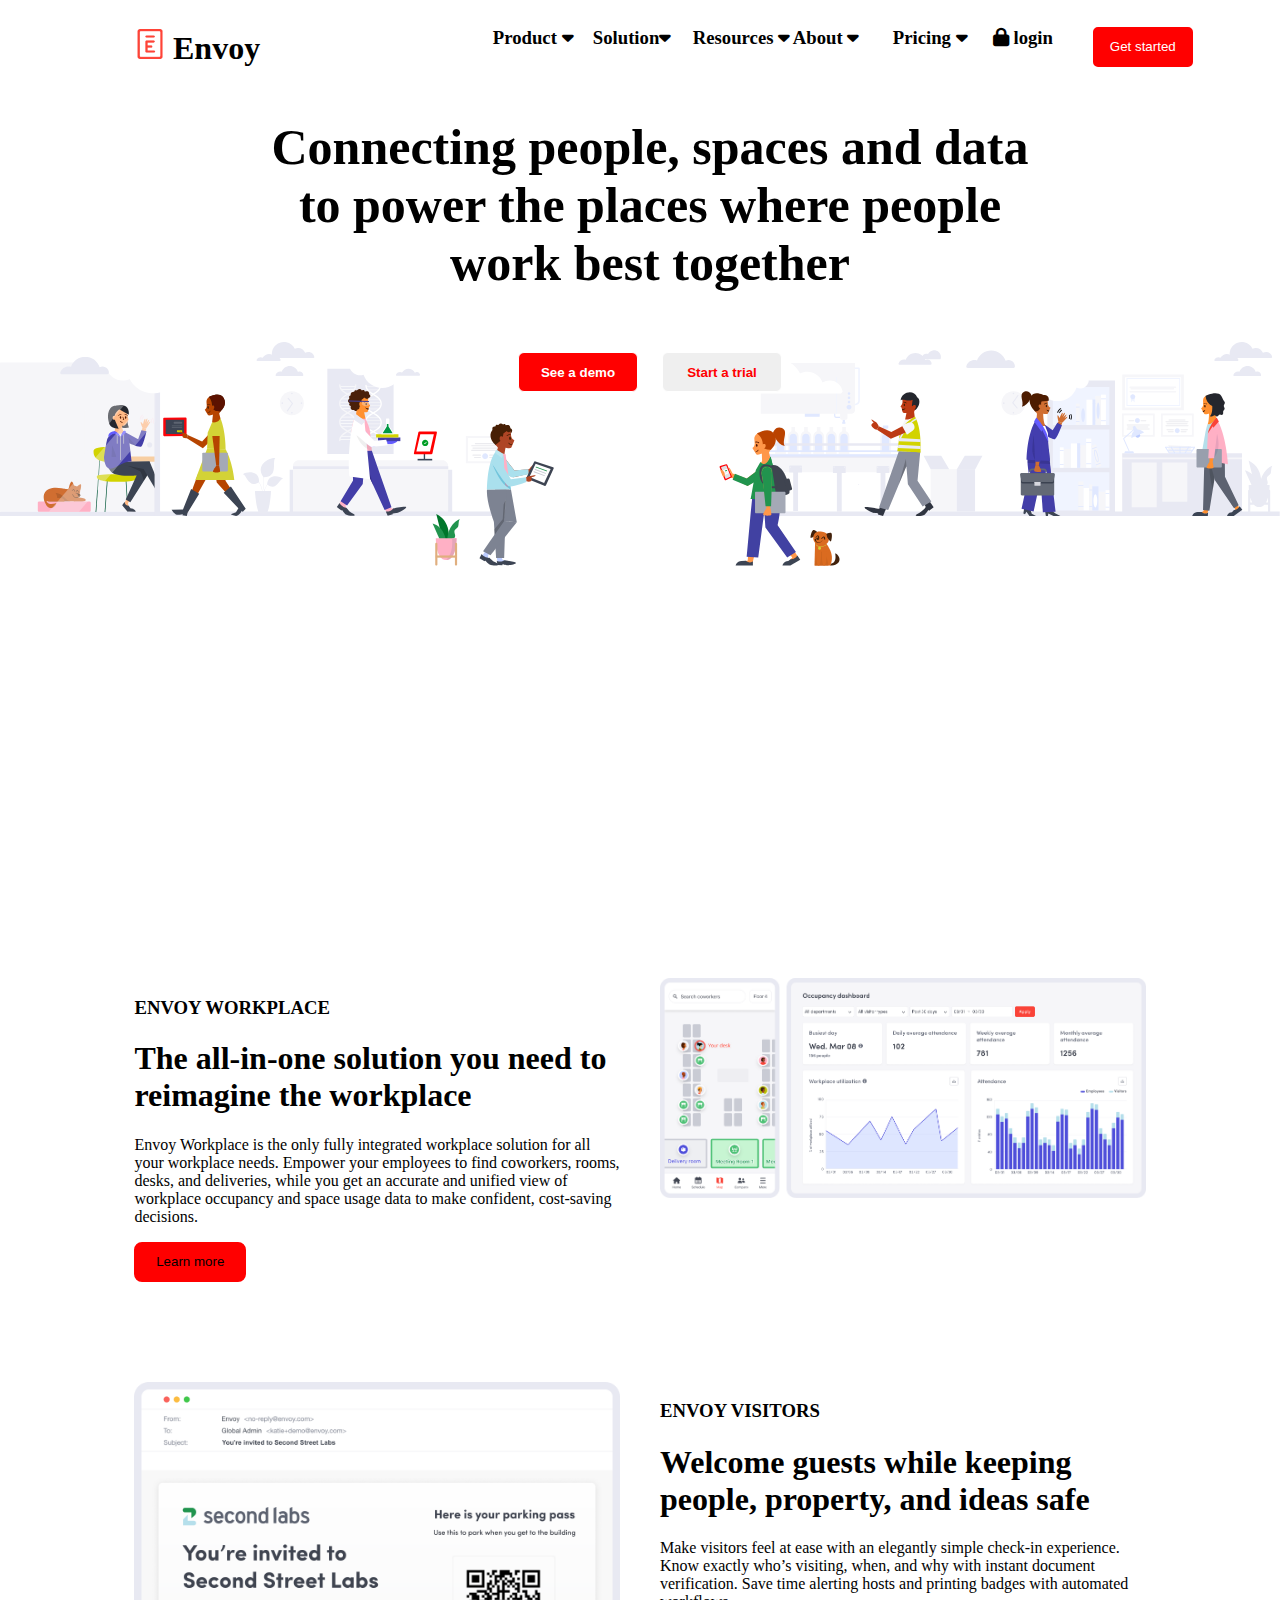
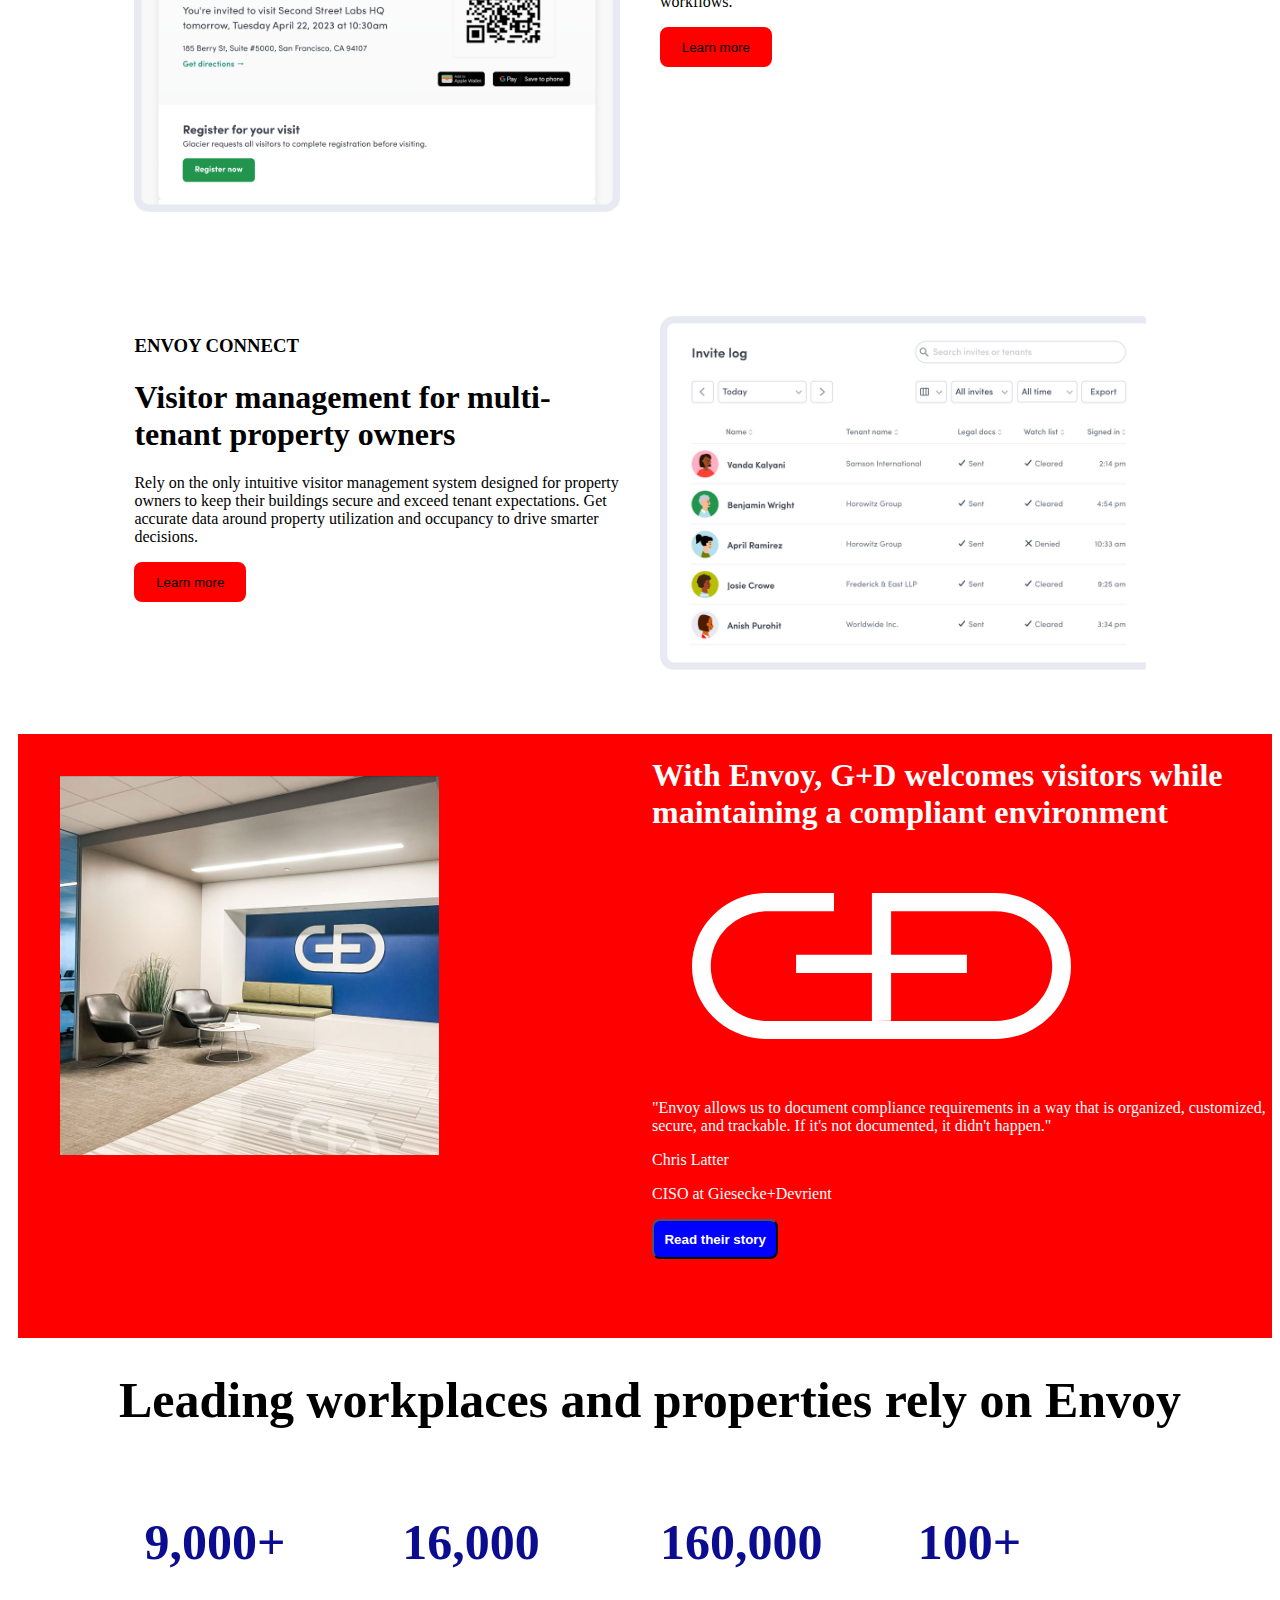
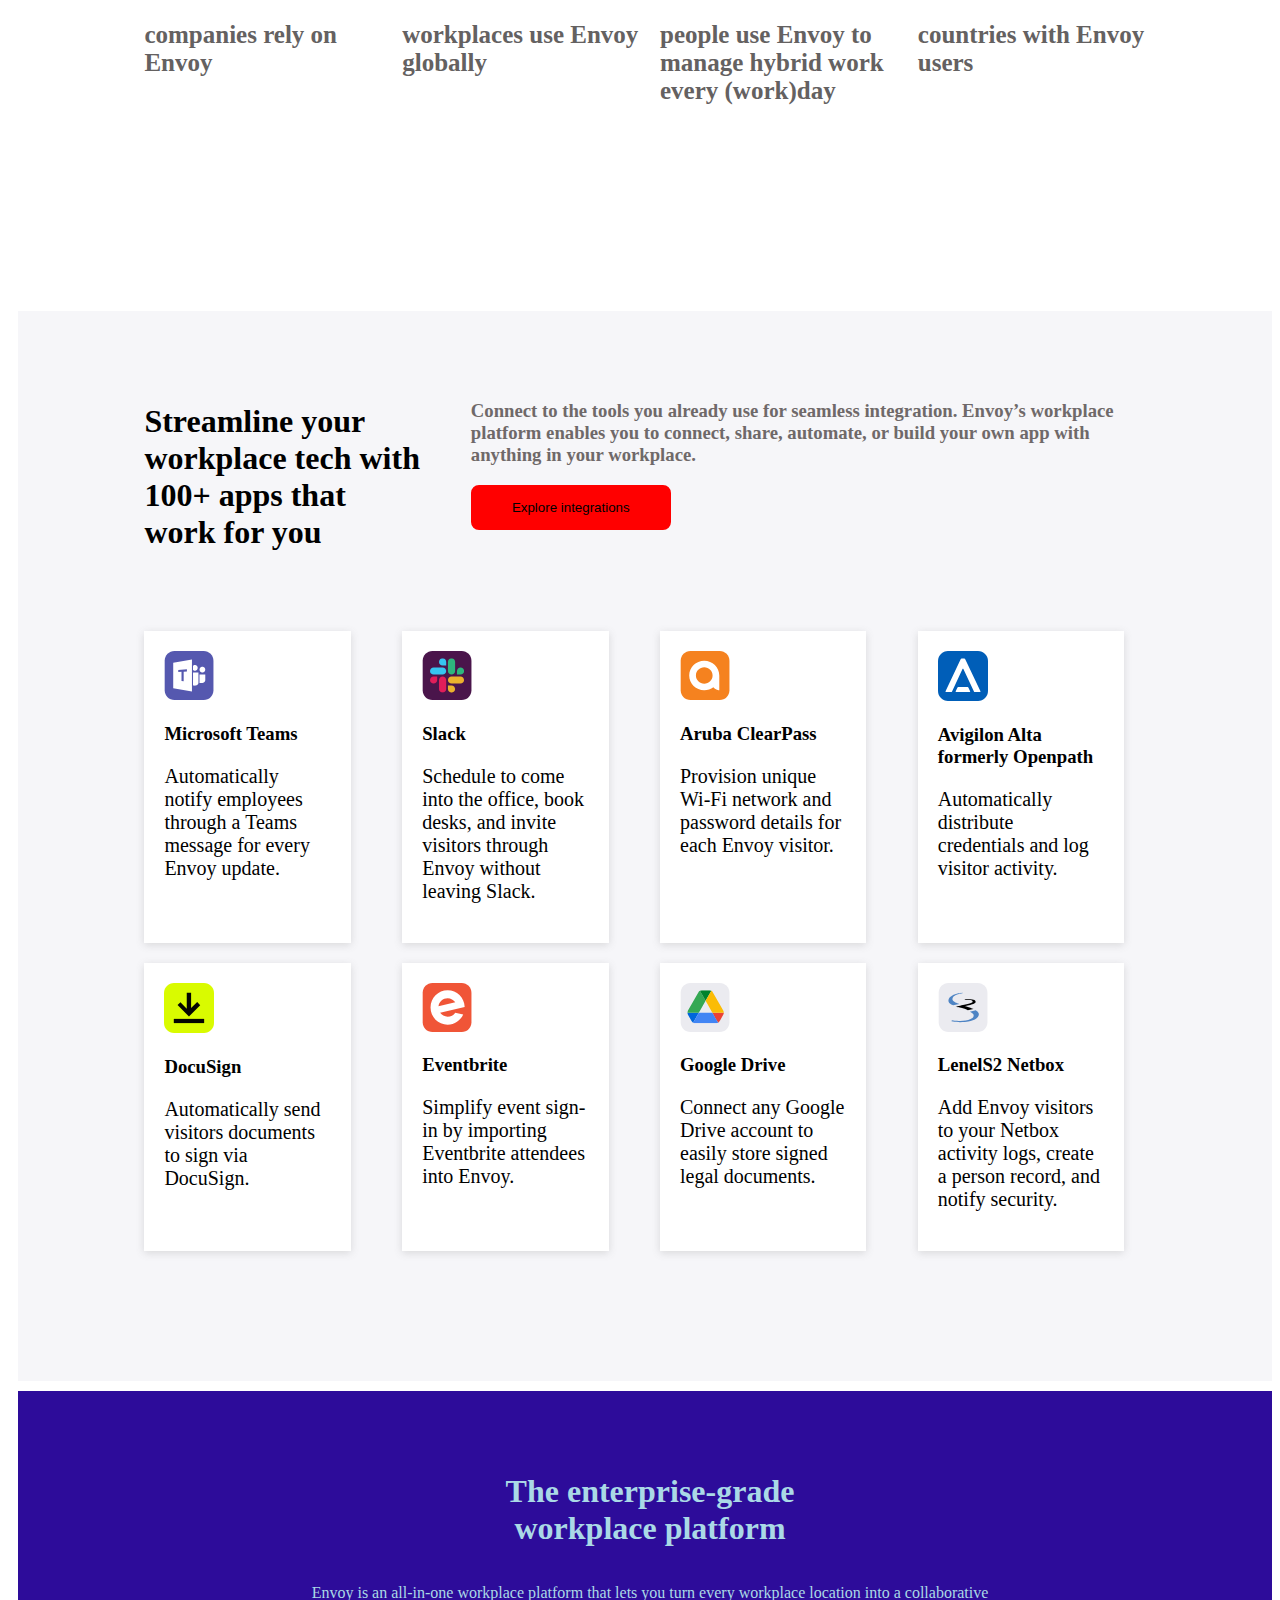
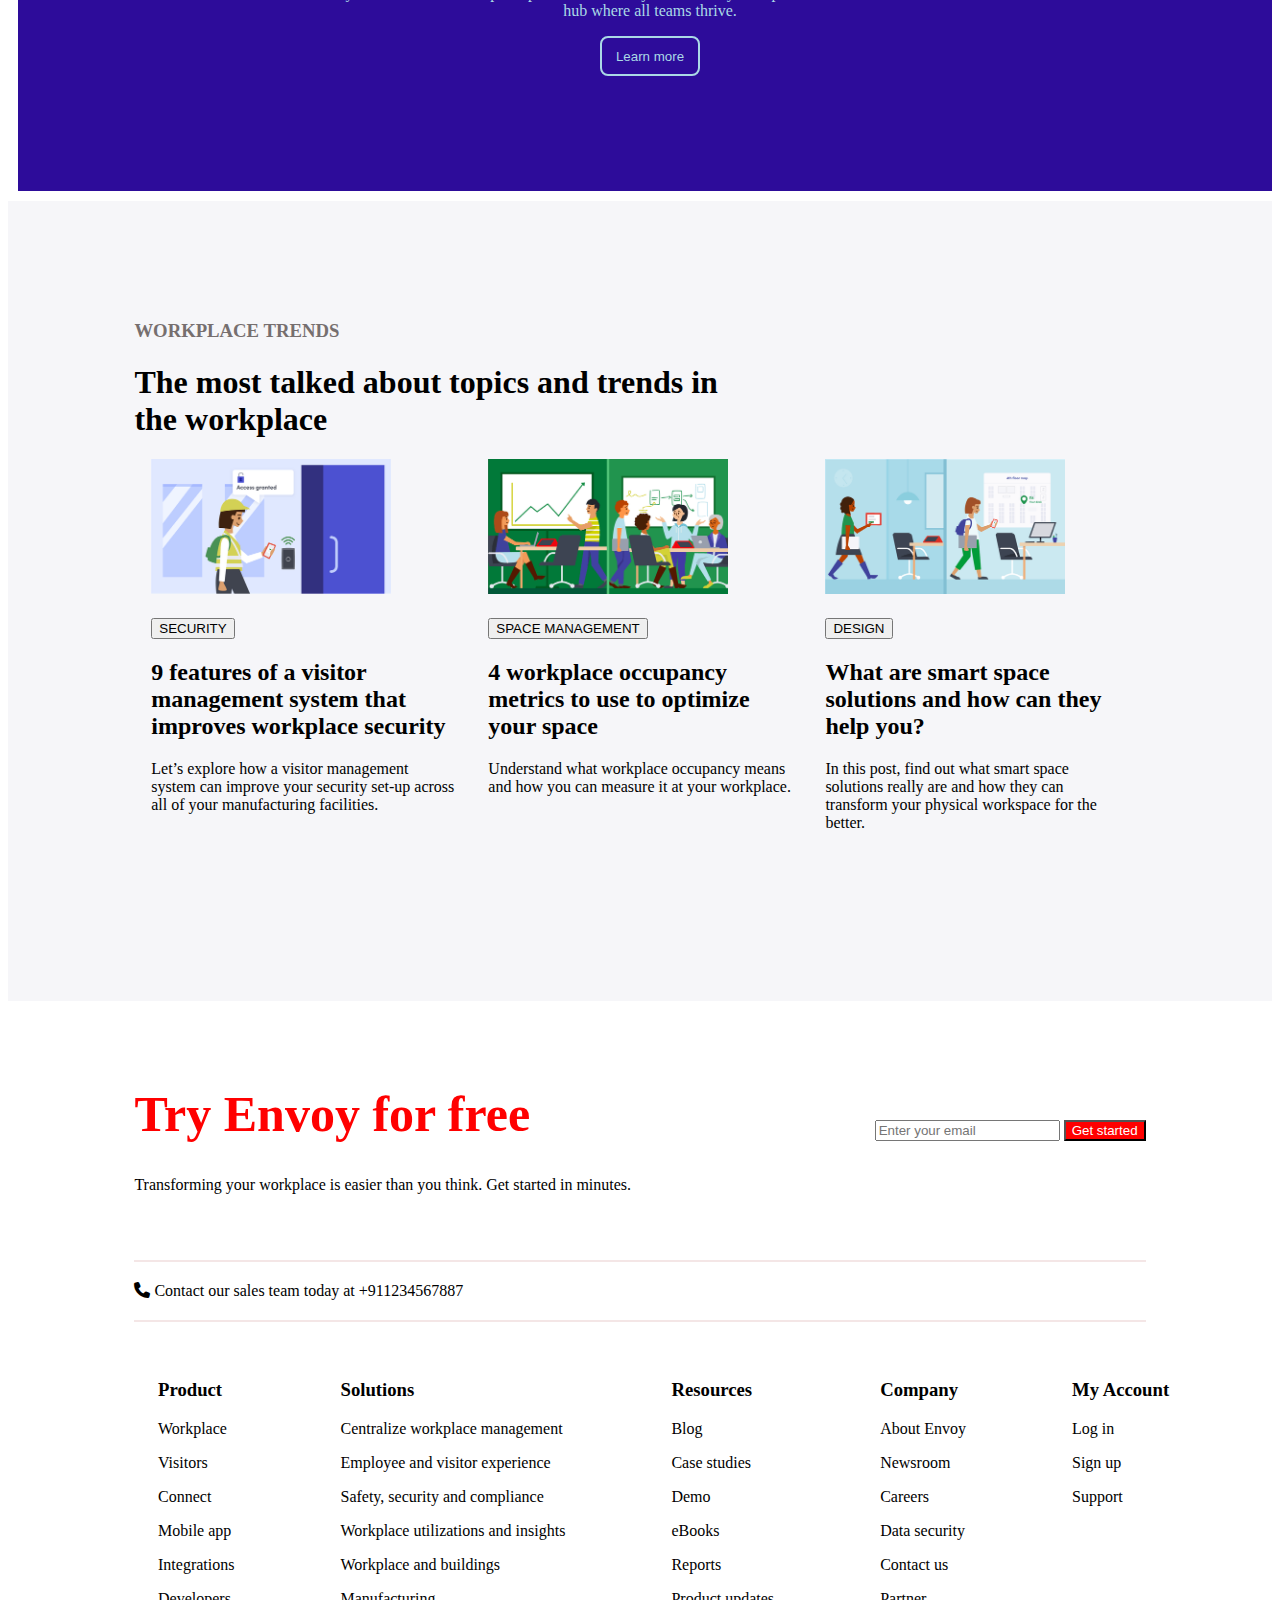
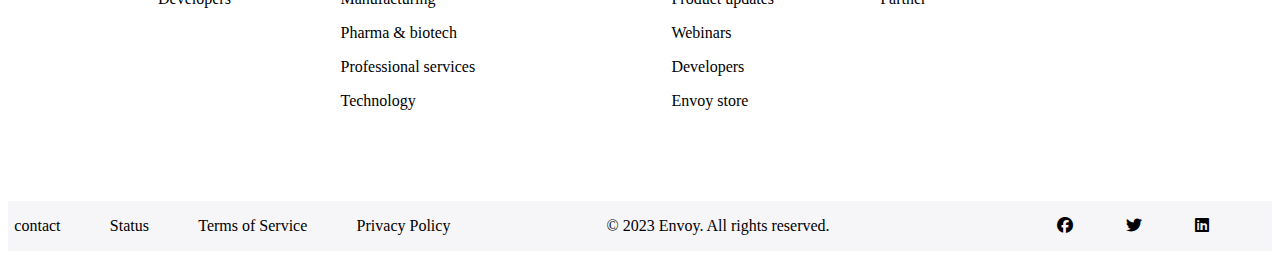
<file: index.html>
<!DOCTYPE html>
<html lang="en">
<head>
    <meta charset="UTF-8">
    <meta name="viewport" content="width=device-width, initial-scale=1.0">
    <title>Envoy Visitors, Workplace, and C</title>
    <link rel="shortcut icon" href="fevicon.png" type="image/x-icon">
    <link rel="stylesheet" href="index.css">
    <link rel="stylesheet" href="./nevigation/nevigation.css">
    <link rel="stylesheet" href="./part1/part1.css">
    <link rel="stylesheet" href="./part2/part2.css">
    <link rel="stylesheet" href="./part3/part3.css">
    <link rel="stylesheet" href="./part8/part8.css">
    <link rel="stylesheet" href="./part7/part7.css">
    <link rel="stylesheet" href="./part5/part5.css">
    <link rel="stylesheet" href="./part4/part4.css">
    <link rel="stylesheet" href="https://cdnjs.cloudflare.com/ajax/libs/font-awesome/6.4.2/css/all.min.css">
</head>
<body>
    <div id="navbar">
        <div id="nevi">
            <h1><img src="fevicon.png" alt=""> Envoy</h1>
            <div id="item">
                <h3 id="menupr">Product <i class="fa fa-caret-down"></i>
                    <div id="hoverpr">
                        <div id="submenupr">
                            <div>
                                <p>PRODUCTS</p>
                                <p>Visitor</p>
                                <p>Connect</p>
                                <p>Workplace <span>NEW</span></p>
                                <p>Desks</p>
                                <p>Rooms</p>
                                <p>Deliveries</p>
                            </div>
                            <div>
                                <p>MORE</p>
                                <p>Mobile</p>
                                <p>Integrations</p>
                                <p> Developers</p>
                                <p>Partners</p>
                            </div>
                        </div>
                    </div>
                </h3>
                <h3 id="menus">Solution<i class="fa fa-caret-down"></i>
                    <div id="hoverso">
                        <div id="submenus">
                            <div>
                                <p>INDUSTRIES</p>
                                <p>Manufacturing</p>
                                <p>Pharma and biotech</p>
                                <p>Professional services</p>
                                <p>Technology</p>
                            </div>
                            <div>
                                <p>PRIORITIES</p>
                                <p>Centralize workplace management</p>
                                <p>Employee and visitor experience</p>
                                <p>Safety, security and compliance</p>
                                <p>Workplace utilization and insights</p>
                                <p>Workplaces and buildings</p>
                            </div>
                        </div>
                    </div>
                </h3>
                <h3 id="menur">Resources <i class="fa fa-caret-down"></i>
                    <div id="hovers">
                        <div id="submenur">
                            <div>
                                <p>LIBRARY</p>
                                <p>Blog</p>
                                <p>Case studies</p>
                                <p>Demo</p>
                                <p>eBooks</p>
                                <p>Reports</p>
                                <p>Product updates</p>
                                <p>Webinars</p>
                                <p>Help Center</p>
                            </div>
                            <div>
                                <p>INSIGHTS</p>
                                <p>Return to workplace index</p>
                                <p>Workplace trends</p>
                                <p>Workplace safety & security</p>
                                <p> Workplace data</p>
                                <p>Workplace guides</p>
                            </div>  
                        </div>
                    </div>
                </h3>
                <h3 id="menua">About <i class="fa fa-caret-down"></i>
                    <div id="submenua">
                        <p>About Envoy</p>
                        <p>Newsroom</p>
                        <p>Careers</p>
                    </div>
                </h3>
                <h3 id="menup">Pricing  <i class="fa fa-caret-down"></i>
                    <div id="submenup">
                        <p>Plans and pricing</p>
                        <p>Get a quote</p>
                    </div>
                </h3>
                <h3 id="login"><i class="fa-solid fa-lock"></i>  login</h3>
                <h3><button>Get started</button></h3>

            </div>
            <div id="hamburger"><i class="fa-solid fa-bars"></i></div>  
        </div>
    </div>
    
    <div id="part1">
        <h1>Connecting people, spaces and data to power the places where people work best together</h1>
        <div>
            <button style="background-color: red; color: white;">See a demo</button>
            <button id="trial">Start a trial</button>
            <img src="./part1/home-hero-desktop-image.svg" alt="" ">
        </div>
    </div>

        <div id="part2">
            <div id="part2a">
                <div>
                    <h3>ENVOY WORKPLACE</h3>
                    <h1>The all-in-one solution you need to reimagine the workplace</h1>
                    <p>Envoy Workplace is the only fully integrated workplace solution for all your workplace needs. Empower your employees to find coworkers, rooms, desks, and deliveries, while you get an accurate and unified view of workplace occupancy and space usage data to make confident, cost-saving decisions.</p>
                    <button>Learn more</button>
                </div>
                <div>
                    <img src="./part2/platform1.png" alt="">
                </div>
            </div>
                <div id="part2b">
                    <div>
                        <img src="./part2/welcome guest2.png" alt="">
                    </div>
                    <div>
                        <h3>ENVOY VISITORS</h3>
                        <h1>Welcome guests while keeping people, property, and ideas safe</h1>
                        <p>Make visitors feel at ease with an elegantly simple check-in experience. Know exactly who’s visiting, when, and why with instant document verification. Save time alerting hosts and printing badges with automated workflows.</p>
                        <button>Learn more</button>
                    </div>
                </div>
                <div id="part2c">
                    <div>
                        <h3>ENVOY CONNECT</h3>
                        <h1>Visitor management for multi-tenant property owners</h1>
                        <p>Rely on the only intuitive visitor management system designed for property owners to keep their buildings secure and exceed tenant expectations. Get  accurate data around property utilization and occupancy to drive smarter decisions.</p>
                        <button>Learn more</button>
                    </div>
                    <div>
                        <img src="./part2/Placeholder Light3.png" alt="">
                    </div>
                </div>
        </div>
    
        <div id="part3">
            <div>
                <img src="./part3/part3.jpg" alt="">
            </div>
            <div>
                <h1>With Envoy, G+D welcomes visitors while maintaining a compliant environment</h1>
                <div><img src="./part3/devrient-logo-white.svg" alt=""></div>
                <p>"Envoy allows us to document compliance requirements in a way that is organized, customized, secure, and trackable. If it's not documented, it didn't happen."</p>
                <p>Chris Latter</p>
                <p>CISO at Giesecke+Devrient</p>
                <button>Read their story</button>

            </div>
            <!-- <iframe title="vimeo-player" src="https://player.vimeo.com/video/393508946?h=321ff7fe21" width="640" height="360" frameborder="0"    allowfullscreen></iframe> -->
    
        </div>

        <div id="part4">
            <h1>Leading workplaces and properties rely on Envoy</h1>
            <div id="part4s1">
                <div>
                    <p>9,000+</p>
                    <h3>companies rely on Envoy</h3>
                </div>
                <div>
                    <p>16,000</p>
                    <h3>workplaces use Envoy globally</h3>
                </div>
                <div>
                    <p>160,000</p>
                    <h3>people use Envoy to manage hybrid work every (work)day</h3>
                </div>
                <div>
                    <p>100+</p>
                    <h3>countries with Envoy users</h3>
                </div>
            </div>
    
        </div>

        <div id="part5">
            <div id="part5s1">
                <h1>Streamline your workplace tech with 100+ apps that <br> work for you</h1>
                <div>
                    <h3 style="color: rgb(111, 105, 105);">Connect to the tools you already use for seamless integration. Envoy’s workplace platform enables you to connect, share, automate, or build your own app with anything in your workplace.</h3>
                    <button>Explore integrations</button>
                </div>
            </div>
            <div id="part5s2">
                <a href="www.google.com">
                    <img src="./part5/Microsoft-teams.svg" alt="">
                    <h3> Microsoft Teams</h3>
                    <p>Automatically notify employees through a Teams message for every Envoy update.</p>
                </a>
                <a href="">
                    <img src="./part5/slack.svg" alt="">
                    <h3>Slack</h3>
                    <p>Schedule to come into the office, book desks, and invite visitors through Envoy without leaving Slack.</p>
                </a>
                <a href="">
                    <img src="./part5/aruba.svg" alt="">
                    <h3>Aruba ClearPass</h3>
                    <p>Provision unique Wi-Fi network and password details for each Envoy visitor.</p>
                </a>
                <a href="">
                    <img src="./part5/Avigilon.svg" alt="">
                    <h3>Avigilon Alta formerly Openpath</h3>
                    <p>Automatically distribute credentials and log visitor activity.</p>
                </a>
                <a href="">
                    <img src="./part5/doco.svg" alt="">
                    <h3>DocuSign</h3>
                    <p>Automatically send visitors documents to sign via DocuSign.</p>
                </a>
                <a href="">
                    <img src="./part5/event.svg" alt="">
                    <h3>Eventbrite</h3>
                    <p>Simplify event sign-in by importing Eventbrite attendees into Envoy.</p>
                </a>
                <a href="">
                    <img src="./part5/Google-drive.svg" alt="">
                    <h3>Google Drive</h3>
                    <p>Connect any Google Drive account to easily store signed legal documents.</p>
                </a>
                <a href="">
                    <img src="./part5/lenel.svg" alt="">
                    <h3>LenelS2 Netbox</h3>
                    <p>Add Envoy visitors to your Netbox activity logs, create a person record, and notify security.</p>
                </a>
            </div>
    
        </div>

        <div id="part6">
            <div id="part6s">
                <h1>The enterprise-grade <br> workplace platform</h1>
                <p>Envoy is an all-in-one workplace platform that lets you turn every workplace location into a collaborative <br> hub where all teams thrive.</p>
                <button>Learn more</button>
            </div>
    
        </div>

        <div id="part7">
            <div id="work">
                <h3 style="color: rgb(118, 111, 111);">WORKPLACE TRENDS</h3>
                <h1>The most talked about topics and trends in the workplace</h1>
            </div>
            <div id="part7c">
                <div id="security">
                    <img src="./part7/security.png" alt=""> <br>
                    <button>SECURITY</button>
                    <h2> <a href="">9 features of a visitor management system that improves workplace security</a></h2>
                    <p></p>Let’s explore how a visitor management system can improve your security set-up across all of your manufacturing facilities.</p>
                </div>
                <div id="space">
                    <img src="./part7/space.png" alt=""> <br>
                    <button>SPACE MANAGEMENT</button>
                    <h2> <a href="">4 workplace occupancy metrics to use to optimize your space</a></h2>
                    <p>Understand what workplace occupancy means and how you can measure it at your workplace.</p>
                </div>
                <div id="design">
                    <img src="./part7/design.png" alt=""><br>
                    <button>DESIGN</button>
                    <h2><a href="">What are smart space solutions and how can they help you?</a></h2>
                    <p>In this post, find out what smart space solutions really are and how they can transform your physical workspace for the better.</p>
    
                </div>
            </div>
        </div>

        <div id="part8">
            <div id="callingPart">
                <div>
                    <h1 style="color: red; font-size: 50px;">Try Envoy for free</h1>
                    <p>Transforming your workplace is easier than you think. Get started in minutes.</p>
                </div>
                <div>
                    <input type="email" placeholder="Enter your email">
                    <button style="background-color: red; color: white;">Get started</button>
                </div>
            </div>
            <div id="number">
                <hr>
                <i class="fa-solid fa-phone"></i>
                <span>Contact our sales team today at</span>
                <a href="(+911234567887)">+911234567887</a>
                <hr>
            </div>
            <div id="psrc"">
                <div id="product">
                    <h3>Product</h3>
                    <p>Workplace</p>
                    <p>Visitors</p>
                    <p>Connect</p>
                    <p>Mobile app</p>
                    <p>Integrations</p>
                    <p>Developers</p>
                    
                </div>
                <div id="solutions">
                    <h3>Solutions</h3>
                    <p>Centralize workplace management</p>
                    <p>Employee and visitor experience</p>
                    <p>Safety, security and compliance</p>
                    <p>Workplace utilizations and insights</p>
                    <p>Workplace and buildings</p>
                    <p>Manufacturing</p>
                    <p>Pharma & biotech</p>
                    <p>Professional services</p>
                    <p>Technology</p>
                </div>
                <div id="resource">
                    <h3>Resources</h3>
                    <p>Blog</p>
                    <p>Case studies</p>
                    <p>Demo</p>
                    <p>eBooks</p>
                    <p>Reports</p>
                    <p>Product updates</p>
                    <p>Webinars</p>
                    <p>Developers</p>
                    <p>Envoy store</p>
                </div>
                <div id="company">
                    <h3>Company</h3>
                    <p>About Envoy</p>
                    <p>Newsroom</p>
                    <p>Careers</p>
                    <p>Data security</p>
                    <p>Contact us</p>
                    <p>Partner</p>
                </div>
                <div id="account">
                    <h3>My Account</h3>
                    <p>Log in</p>
                    <p>Sign up</p>
                    <p>Support</p>
                </div>
                
    
            </div>
        </div>
    
        <div id="footer">
            <div id="last">
                <div id="contact" >
                    <p>contact</p>
                    <p>Status</p>
                    <p>Terms of Service </p>
                    <p>Privacy Policy</p>
                </div>
                <p style="text-align: center;">© 2023 Envoy. All rights reserved.</p>
                <div id="social">
                    <a href="#"><i class="fa-brands fa-facebook"></i></a>
                    <a href="#"><i class="fa-brands fa-twitter"></i></a>
                    <a href="#" ><i class="fa-brands fa-linkedin"></i></a>
                </div>
            </div>
        </div>

    <script src="index.js"></script>
</body>
<script src="./nevigation/nevigation.js"></script>
</html>
</file>
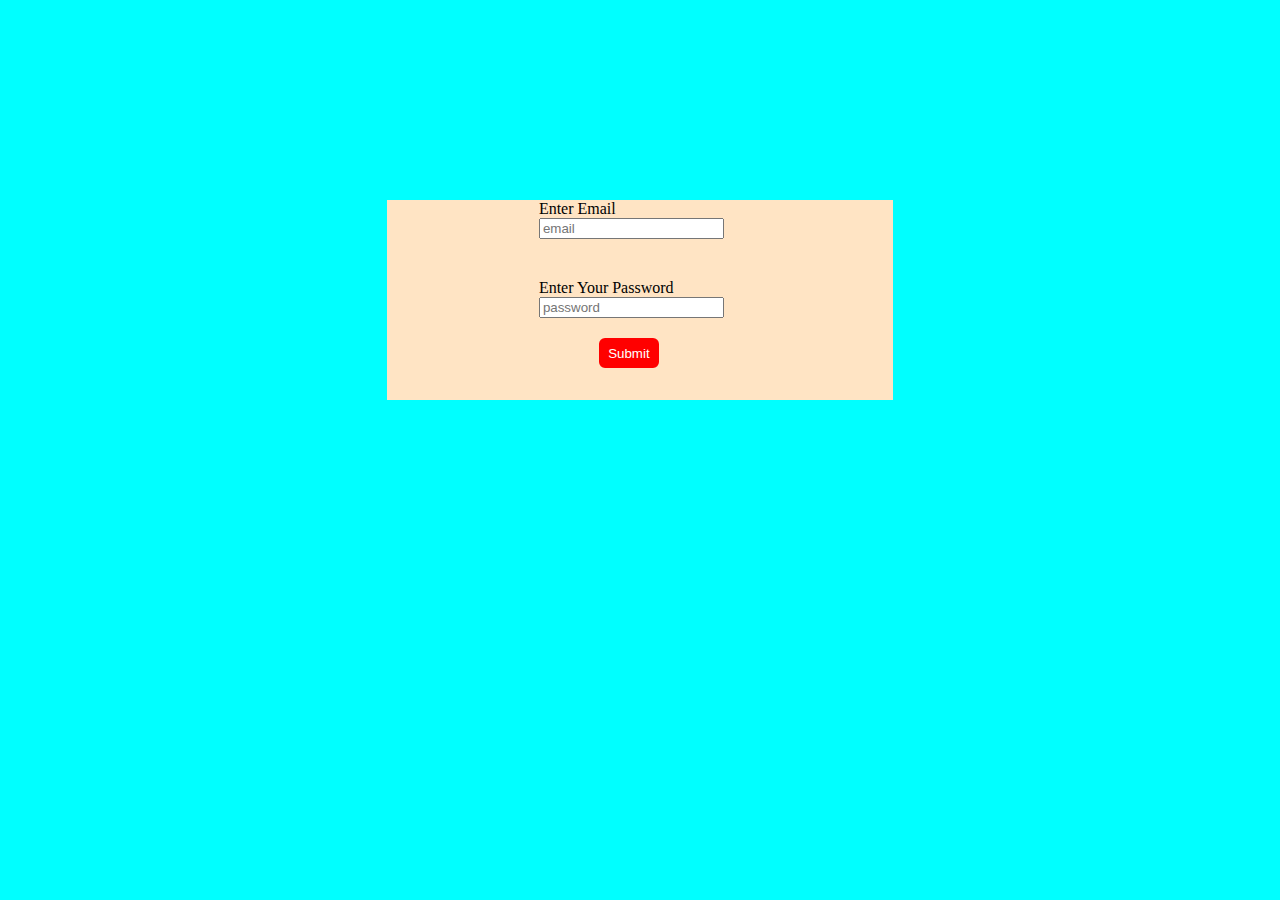
<file: signIn.html>
<!DOCTYPE html>
<html lang="en">
<head>
    <meta charset="UTF-8">
    <meta name="viewport" content="width=device-width, initial-scale=1.0">
    <title>Sign In</title>
    <style>
        body{
            background-color: aqua;
        }
        #sign{
            width: 40%; height: 200px; background-color: bisque; margin:200px auto;
        }
        #email{
            margin-bottom: 40px;
        }
        button{
            width: 60px; background-color: red; height: 30px; margin-top: 20px; border: 2px solid red; border-radius: 6px; margin-left: 60px; color: white;
        }
    </style>
</head>
<body>
    <div id="sign">
        <div style="width: 40%; margin: 40px auto;">
            <label for="">Enter Email</label><br>
            <input id="email" type="text" placeholder="email"><br>
            <label for="">Enter Your Password</label> <br>
            <input id="password" type="password" placeholder="password"> <br>
            <button onclick="signin()">Submit</button>
        </div>
    </div>

    <script>
        let email = document.getElementById('email')
        let password = document.getElementById('password')
        function signin(){
            localpassword = localStorage.getItem('password')
            localemail = localStorage.getItem("email")
            console.log(localemail)
            console.log(localpassword)
            if(email.value == localemail && password.value == localpassword){
                window.location.href = "https://www.masaischool.com/"
                } 
                else{
                    alert("Please enter currect detail")
                }
        }
        // buttons.addEventListener('click',function(){
        //     console.log('hello')
        //     if(email == localemail && password == localpassord){
        //         window.location.href = "https://www.masaischool.com/"
        //     } else{
        //         alert("Please enter currect detail")
        //     } 
        // })
    </script>
</body>
</html>
</file>
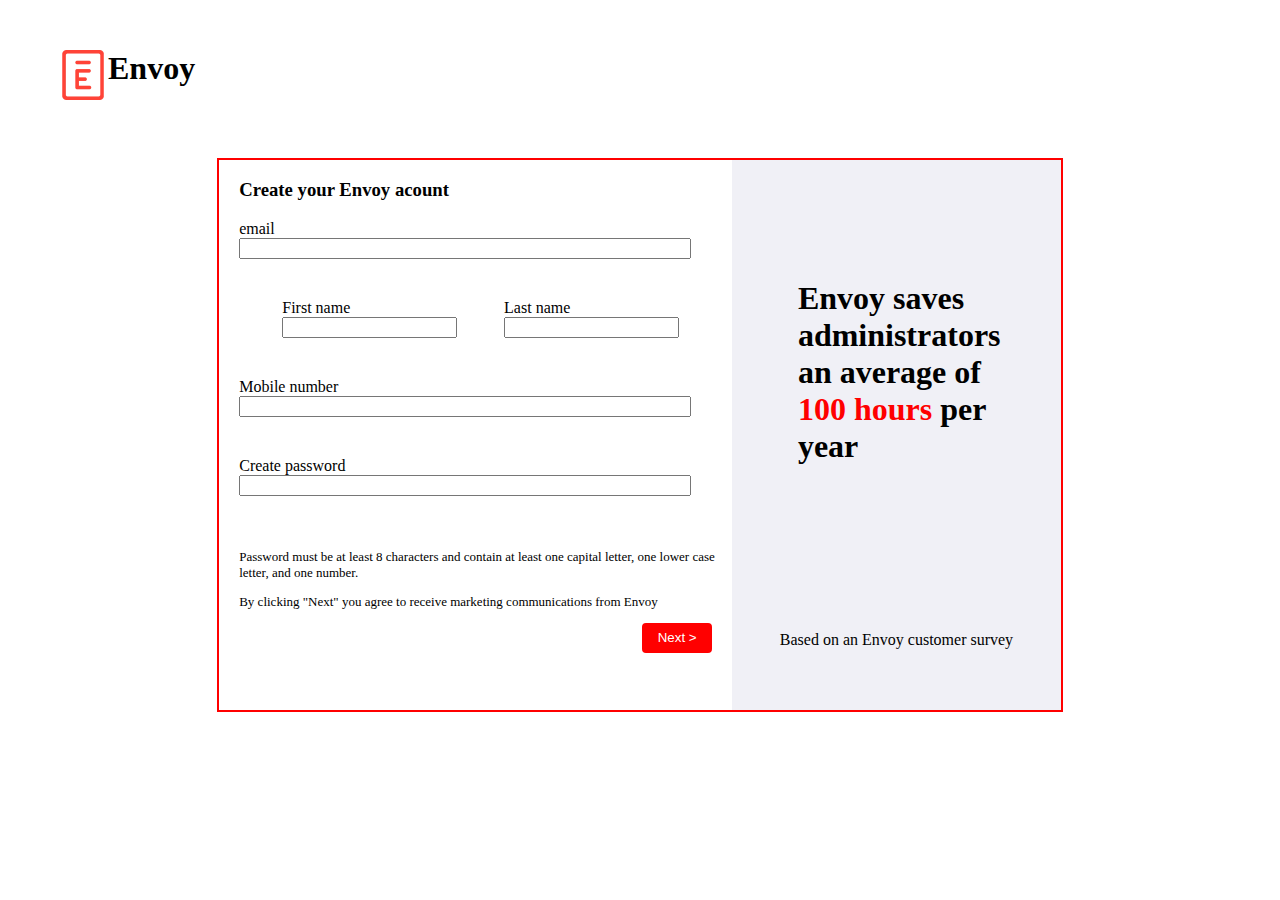
<file: signUp.html>
<!DOCTYPE html>
<html lang="en">
<head>
    <meta charset="UTF-8">
    <meta name="viewport" content="width=device-width, initial-scale=1.0">
    <title>create account</title>
    <style>
        img{
            width: 50px; height: 50px;
        }
        #signup{
            display: flex; width: 65%; margin: 50px auto; border: 2px solid red; height: 550px; padding-left: 20px;
        }
        input{
            width: 90%; margin-bottom: 40px;
        }
        #signup>div>p{
            font-size: 13px;
        }
        button{
            background-color: red; color: white; align-items: center; border: 2px solid red; border-radius: 4px; width: 70px;
            height: 30px;
        }
        
    </style>
</head>
<body>
    <div style="display: flex; width: 10%; justify-content: space-between; margin: 50px;">
        <img src="fevicon.png" alt="">
        <h1 style="display: inline; margin-top: 0px;"> Envoy</h1>
    </div>
    <div id="signup">
        <div style="width: 60%;">
            <h3>Create your Envoy acount</h3>
            <label for="">email</label> <br>
            <input type="email" id="email">
            <div style="display: flex; width: 90%; margin: auto; justify-content: space-around;">
                <div>
                    <label for=""> First name</label> <br>
                    <input type="text">
                </div>
                <div>
                    <label for="">Last name</label><br>
                    <input type="text">
                </div>
            </div>
            <label for="">Mobile number</label><br>
            <input type="number"> <br>
            <label for="">Create password</label>
            <input type="password" id="password">
            <p>Password must be at least 8 characters and contain at least one capital letter, one lower case letter, and one number.</p>
            <p>By clicking "Next" you agree to receive marketing communications from Envoy</p>
            <div style="text-align: right; margin-right: 20px;">
            <button id="btn">Next ></button>
            </div>
        </div>

        <div style="background-color: rgb(240, 240, 246); width: 40%; width: 40%;">
            <div>
                <div>
                    <h1 style="width: 60%; margin: auto; padding-top: 120px;">Envoy saves administrators an average of <span style="color: red;">100 hours</span>  per year</h1>
                </div>
                <div>
                    <p style="text-align: center; padding-top: 150px;">Based on an Envoy customer survey</p>
                </div>
            </div>
        </div>

    </div>

    <script>
        let sinupEmail = document.getElementById('email')
        let signuPassword = document.getElementById('password')
        let nextBtn = document.querySelector('#btn')
        nextBtn.addEventListener('click',function(){
            let localEmail = localStorage.setItem('email',sinupEmail.value)
            let loacalPassword = localStorage.setItem("password",signuPassword.value)
            window.location.href = 'signIn.html'
        })
    </script>
</body>
</html>
</file>
<file: index.css>
bod{
    box-sizing: border-box;
}
#navbar{
    width: 100%; height: 100px;
}
#part1{
    width: 100%; min-height: 800px; margin: 10px;
}

#part4{
    width: 100%; min-height: 530px;background-color: #ffffff; margin: 10px;
}
#part6{
    width: 100%; min-height: 400px; background-color: #2d0c9a; margin: 10px; 
}
#part6s{
    color: #aad9e6; text-align: center; align-items: center; display: flex; flex-direction: column; justify-content: space-around; padding-top: 60px;
}
#part6s>button{
    background-color: #2d0c9a; color: #aad9e6; height: 40px; width: 100px; border-radius: 8px; 
    border: 2px solid  #aad9e6;
}
html,body{
    overflow-x: hidden;
}
</file>
<file: nevigation/nevigation.css>
img{
    width: 30px;
}
#nevi{
    display: grid; grid-template-columns: 30% 80%; justify-items: center;
}
#item{
    display: grid; grid-template-columns: repeat(8,1fr);
}
#item>h3{
     height: 50px; width: 140%;
}
#item > h3 > button{
    background-color: red; color: white; border: 2px solid red; height: 40px; width: 100px; border-radius: 5px;
}
#item > h3 > button:hover{
    background-color: yellowgreen;
}
#item>h3 {cursor: pointer;}
button {cursor: pointer;}

#menup{
    position: relative;
}
#submenup{
    position: absolute; top: 30px; width: 200px; height: 100px;
    display: none; background-color: white; box-shadow: rgba(0, 0, 0, 0.25) 0px 14px 28px, rgba(0, 0, 0, 0.22) 0px 10px 10px;
}
#menup:hover #submenup{
    display: block;
}
#submenup>p{
    margin-left: 10px;
}
#submenup>p:hover{
    background-color: bisque;
}
#menua{
    position: relative;
}
#submenua{
    position: absolute; top: 30px; width: 150px; height: 150px;
    display: none; background-color: white; box-shadow: rgba(0, 0, 0, 0.25) 0px 14px 28px, rgba(0, 0, 0, 0.22) 0px 10px 10px;
}
#submenua>p{
    margin-left: 10px;
}
#menua:hover #submenua{
    display: block;
}
#submenua>p:hover{
    background-color: bisque;
}

#menur{
    position: relative;
}
#hovers{
    display: none; height: 100px;
}
#submenur{
    position: absolute; width: 400px;box-shadow: rgba(0, 0, 0, 0.25) 0px 14px 28px, rgba(0, 0, 0, 0.22) 0px 10px 10px; display: grid; grid-template-columns: repeat(2,1fr); background-color: white; top: 50px; margin-right: 500px;

}
#submenur>div:nth-child(1){
    margin-left: 20px;
}
#submenur>div>p:hover{
    background-color: yellow;
}
#menur:hover #hovers{
    display: block;
}
#part1>div>button{
    position:absolute; z-index: -1;
}
#submenur>div:nth-child(2){
    background-color: #ece9e9;
}

#menus{
    position: relative;
}
#hoverso{
    display: none;
}
#submenus{
    position: absolute; width: 400px;box-shadow: rgba(0, 0, 0, 0.25) 0px 14px 28px, rgba(0, 0, 0, 0.22) 0px 10px 10px; display: grid; grid-template-columns: repeat(2,1fr); background-color: white; top: 40px;
}
#submenus>div:nth-child(1){
    margin-left: 20px;
}
#submenus>div>p:hover{
    background-color: yellow;
}
#menus:hover #hoverso{
    display: block;
}
#submenus>div:nth-child(2){
    background-color: #ece9e9;
}
#hoverpr{
    display: none;
}

#menupr{
    position: relative;
}
#submenupr{
     display: grid; grid-template-columns: repeat(2,1fr); width: 400px; position: absolute;box-shadow: rgba(0, 0, 0, 0.25) 0px 14px 28px, rgba(0, 0, 0, 0.22) 0px 10px 10px; background-color: white; top: 40px;
}
#menupr:hover #hoverpr{
    display: block;
}
#submenupr>div>p:hover{
    background-color: yellowgreen;
}
#submenupr>div:nth-child(1){
    margin-left: 20px;
}
#hamburger{
    display: none;
}

@media screen and (max-width:990px) {
    #item{
        display: none;
    }
    #nevi{
        display: flex; width: 90%; justify-content: space-between;
    }
    #hamburger{
        display: block; margin-right: 0; align-items: right;font-size: 50px;
    }
}
</file>
<file: part1/part1.css>
#part1>h1{
    width: 60%; margin: auto; text-align: center; font-size: 50px; 
}
#part1>div{
    text-align: center; margin: 50px;
}
#part1>div>button{
    width: 120px; min-height: 40px; margin: 10px; color: red; font-weight: bold; border-radius: 6px; border: 1px solid white; position: relative;
}
#part1>div>img{
    width: 100%; z-index: -2 ;position:absolute; left: 0;
}

@media screen and (max-width:990px) {
    #part1>h1{
        width: 95%; font-size: 30px; 
    }
    #part1>div>img{
    top: 400px;
}
}
</file>
<file: part2/part2.css>
#part2{
    width: 100%; min-height: 1000px; display: grid; grid-template-columns: 1fr; margin: auto;
}
#part2>div{
    display: grid; grid-template-columns: repeat(2,1fr); width: 80%; margin:50px auto; gap: 40px;
}
#part2>div>div>img{
    width: 100%;
}
#part2>div>div>button{
    width: 23%; min-height: 40px; background-color: red; border: 2px solid red; border-radius: 8px;
}
@media screen and (max-width : 990px) {
    #part2>div{
        grid-template-columns: 1fr; width: 90%;
    }
}
</file>
<file: part3/part3.css>
#part3{
    width: 100%; min-height: 600px; border: 2px solid red; margin: 10px; background-color: red; display: grid; color: white;
    grid-template-columns: repeat(2,1fr);
}
#part3>div>img{
    width: 60%; margin: 40px;
}
#part3>div>div>img{
    width: 60%; margin: 40px;
}

#part3>div>button{
    color: white; background-color: blue; width: 20%; height: 40px; border-radius: 8px; font-weight: bold;
}

@media screen and (max-width : 990px){
    #part3{
        grid-template-columns: 1fr;
    }
    #part3>div{
        margin: 10%;
    }
    #part3>div>img{
        width: 80%;
    }
    #part3>div>button{
        width: 40%;
    }
}
</file>
<file: part8/part8.css>
#part8{
    width: 100%; min-height: 750px;
}
#callingPart{
    width: 80%; margin:50px auto; display: flex; justify-content: space-between; align-items: center;
}
#psrc{
    display: flex; justify-content: space-between; width: 80%;
    margin-left: 150px;
}
hr{
    margin-top: 20px; margin-bottom: 20px; border: 1px solid rgb(244, 230, 230);
}
#number{
    width: 80%; margin: auto; height: 100px;
}
#footer{
    width: 100%; background-color: #f6f6f9;
}
#last{
    display: grid; grid-template-columns: repeat(3,1fr); width: 90%; justify-items: end; margin: auto; align-items: center;
}
#contact{
    display: flex; width: 115%; justify-content: space-between;
}
#social{
    display: flex; width: 40%; justify-content: space-between;

}

@media screen and (max-width : 890px){
    #callingPart{
        width: 90%; flex-direction: column;
    }
    #psrc{
        display: grid; grid-template-columns: repeat(3,1fr); width: 95%; margin-left: 50px;
    }
    #last{
        display: grid; grid-template-columns: repeat(3,1fr); width: 90%; justify-items: end; margin: auto; align-items: center;
    }
    #contact{
        display: flex; flex-direction: column; width: 100%; 
    }
    #social{
        display: flex; width: 40%; justify-content: space-between;
    
    }
}

@media screen and (max-width:760px){
    #psrc{
        grid-template-columns: repeat(2,1fr); width: 90%; margin: 40px;
    }
    #last{
         grid-template-columns: repeat(1,1fr);
    }  
}

@media screen and (max-width:470px) {
    #psrc{
        grid-template-columns: repeat(1,1fr); width: 90%;
    }
}
</file>
<file: part7/part7.css>
#part7{
    min-height: 700px; width: 100%; background-color: #f6f6f9; padding-top: 100px;
}
#work{
    width: 50%; margin-left: 10%;
}
#part7c{
    display: flex; justify-content: space-around;width: 80%; margin: auto;
}
#part7c > div{
     width: 30%;
}
#part7c>div>img{
    width: 240px;
}
#part7c>div>button{
    margin-top: 20px;
}
a{
    text-decoration: none; color: black;
}

@media screen and (max-width :890px) {
    #part7c{
        display: grid; width: 90%; margin: auto; grid-template-columns: repeat(2,1fr); gap: 30px;
    }
    #part7c > div{
         width: 100%;
    }
    #work{
        width: 80%; 
    }
}

@media screen and (max-width:760px){
    #part7c{
         width: 100%; grid-template-columns: repeat(1,1fr); 
    }
    #part7c>div>img{
        width: 100%;
    }
    #work{
        width: 90%; margin: 0px;
    }
}
</file>
<file: part5/part5.css>
#part5{
    width: 100%; min-height: 1000px; padding-top: 70px; margin: 10px; background-color: #f6f6f9;
}
#part5s1{
    display: flex; width: 80%; justify-content: space-between; margin: auto; min-height: 200px;
}
#part5s1>div>button{
    background-color: red; width: 200px; min-height: 45px; border: 2px solid red; border-radius: 8px;
}
#part5s2{
    display: grid; width: 80%; grid-template-columns: repeat(4,1fr); margin: auto; min-height: 550px; gap: 20px; margin-top: 50px; 
}
#part5s2>a>img{
    width: 50px;
}
#part5s2>a>p{
    font-size: 20px;
}
#part5s2>a{
    box-shadow: rgba(99, 99, 99, 0.2) 0px 2px 8px 0px;
    min-height: 230px; padding: 20px; width: 70%; background-color: white;
}

@media screen and (max-width : 990px) {
    #part5s1{
        display: grid; grid-template-columns: repeat(1,1fr); width: 90%;
    }
    #part5s2{
        display: grid; width: 90%; grid-template-columns: repeat(2,1fr); min-height: 550px; gap: 20px;
    }
    
}

@media screen and (max-width:760px) {
    #part5s2{
         width: 100%; grid-template-columns: repeat(1,1fr); 
    }
    #part5s1>div>button{
        width: 95%;
    }
    
}
</file>
<file: part4/part4.css>
#part4>h1{
    font-size: 50px; text-align: center;
}
#part4s1{
    display: grid; width: 80%; grid-template-columns: repeat(4,1fr); margin: auto; gap: 20px;
}
#part4s1>div>h3{
    color: rgb(100, 97, 97); font-size: 25px;
}
#part4s1>div>p{
    color: rgb(12, 12, 145); font-size: 50px; font-weight: bold;
}

@media screen and (max-width:990px){
    #part4s1{
        width: 40%; grid-template-columns: repeat(1,1fr);
    }
}
</file>
